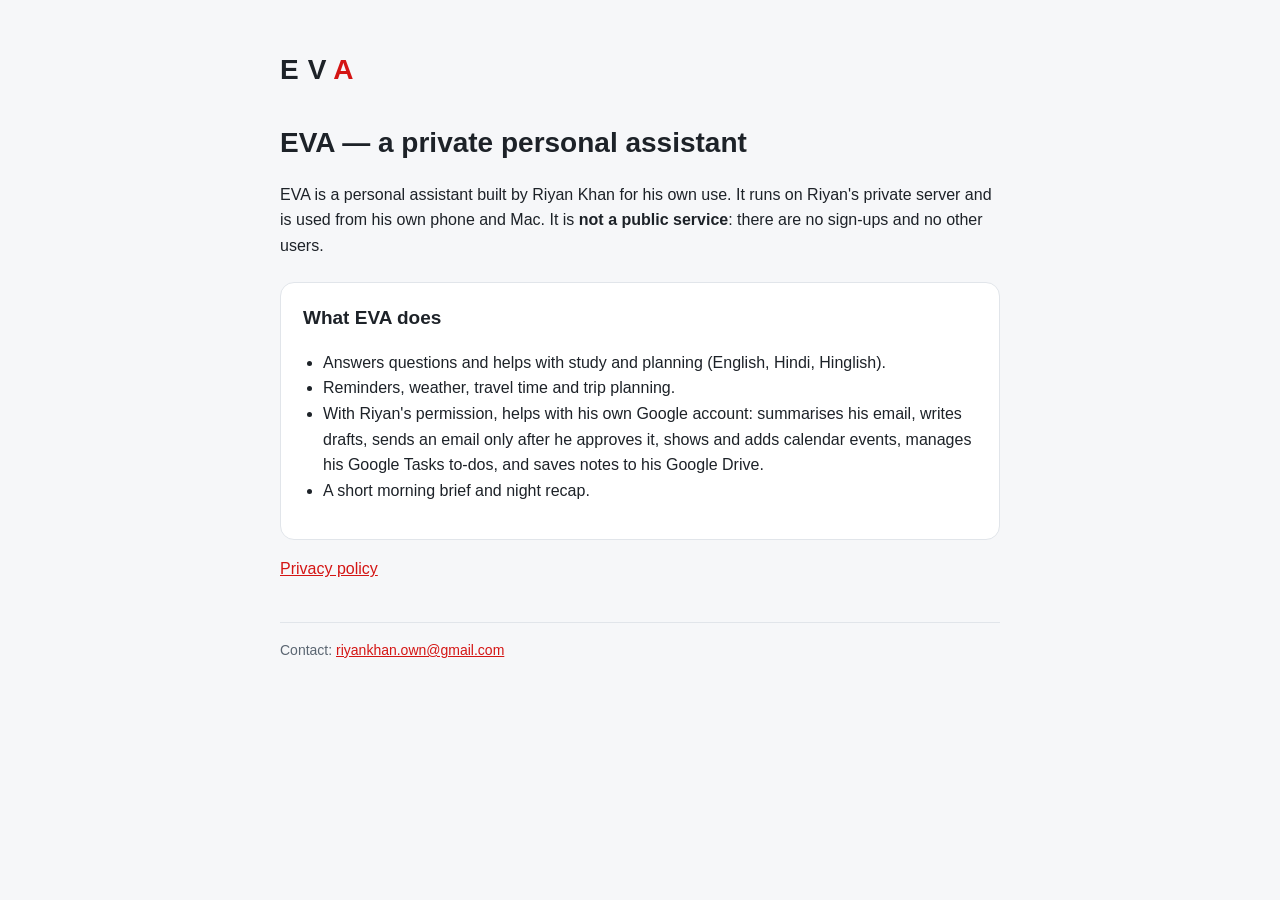
<file: index.html>
<!doctype html>
<html lang="en">
<head>
<meta charset="utf-8">
<meta name="viewport" content="width=device-width, initial-scale=1">
<title>EVA — personal assistant</title>
<meta name="description" content="EVA is Riyan Khan's private, single-user personal assistant.">
<link rel="stylesheet" href="style.css">
</head>
<body>
<main>
  <div class="logo">EV<span>A</span></div>
  <h1>EVA — a private personal assistant</h1>
  <p>EVA is a personal assistant built by Riyan Khan for his own use. It runs on Riyan's private server and is
  used from his own phone and Mac. It is <strong>not a public service</strong>: there are no sign-ups and no other
  users.</p>

  <div class="card">
    <h2 style="margin-top:0">What EVA does</h2>
    <ul>
      <li>Answers questions and helps with study and planning (English, Hindi, Hinglish).</li>
      <li>Reminders, weather, travel time and trip planning.</li>
      <li>With Riyan's permission, helps with his own Google account: summarises his email, writes drafts,
        sends an email only after he approves it, shows and adds calendar events, manages his Google Tasks
        to-dos, and saves notes to his Google Drive.</li>
      <li>A short morning brief and night recap.</li>
    </ul>
  </div>

  <p><a href="privacy.html">Privacy policy</a></p>

  <footer class="muted">Contact: <a href="mailto:riyankhan.own@gmail.com">riyankhan.own@gmail.com</a></footer>
</main>
</body>
</html>
</file>
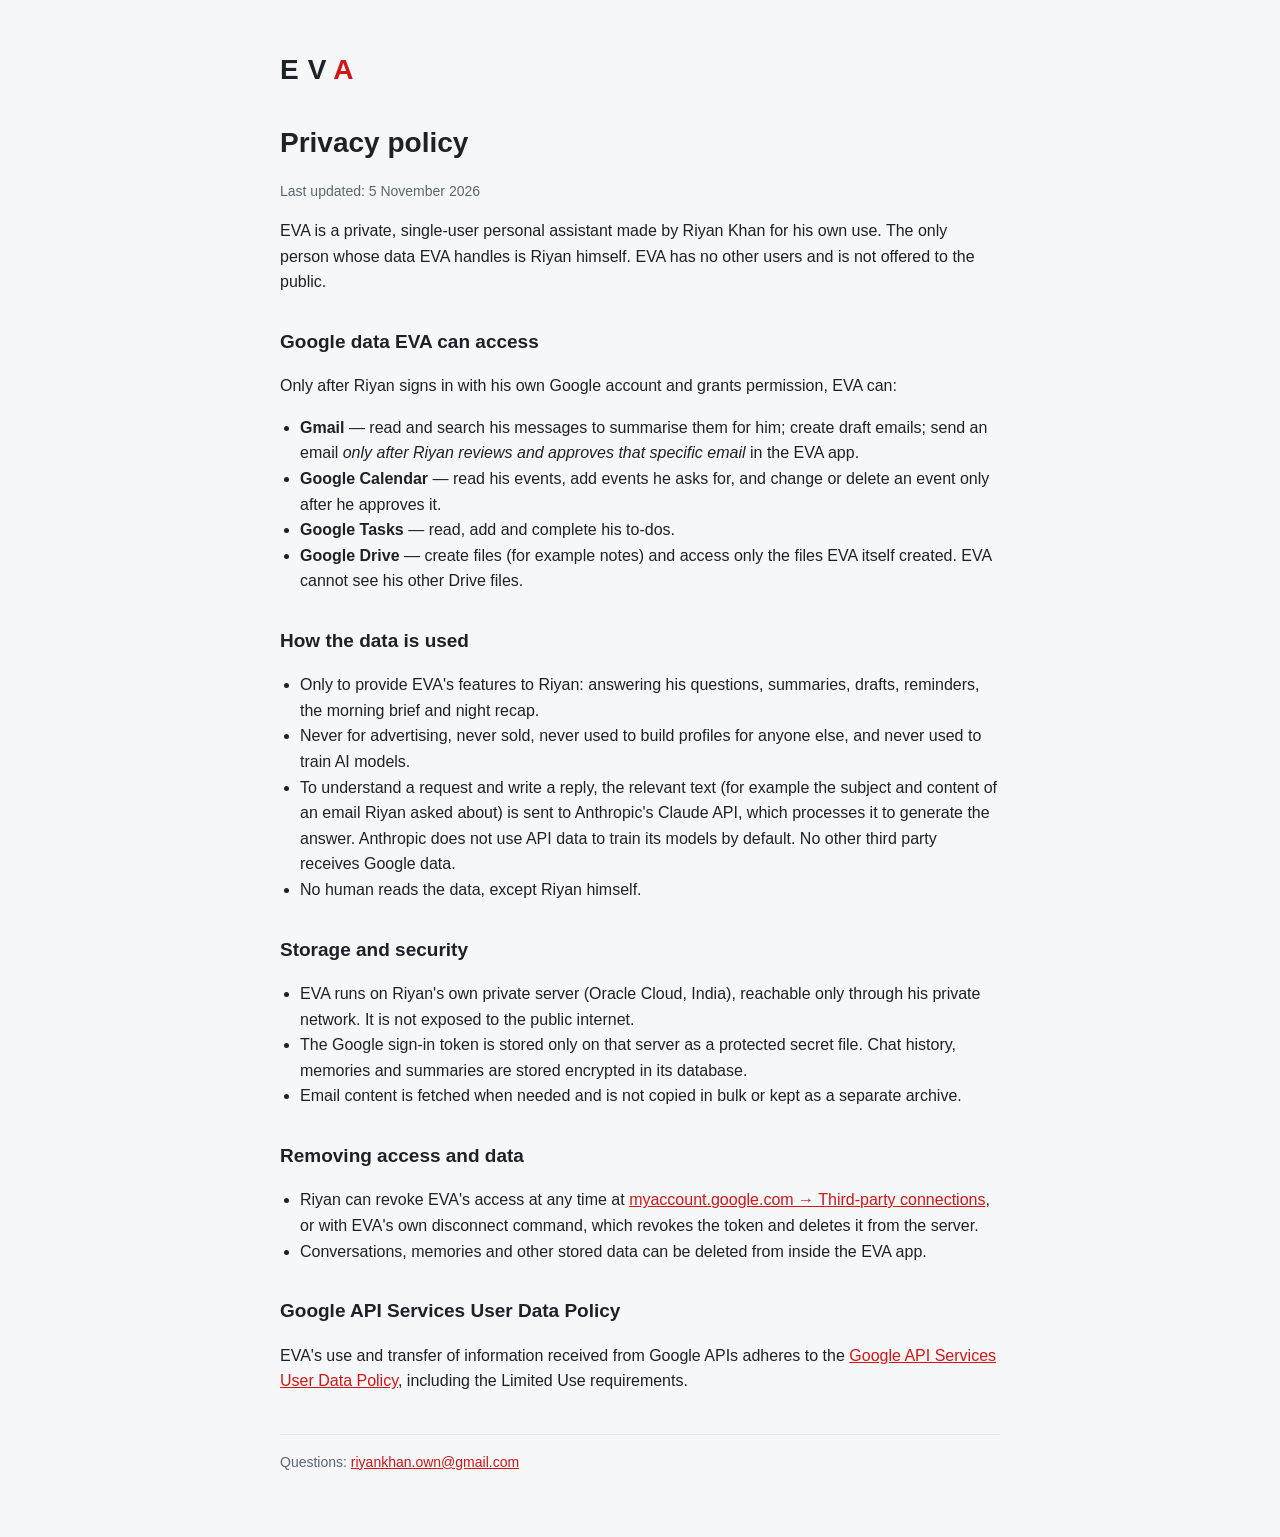
<file: privacy.html>
<!doctype html>
<html lang="en">
<head>
<meta charset="utf-8">
<meta name="viewport" content="width=device-width, initial-scale=1">
<title>EVA — privacy policy</title>
<link rel="stylesheet" href="style.css">
</head>
<body>
<main>
  <div class="logo"><a href="index.html" style="color:inherit;text-decoration:none">EV<span>A</span></a></div>
  <h1>Privacy policy</h1>
  <p class="muted">Last updated: 5 November 2026</p>

  <p>EVA is a private, single-user personal assistant made by Riyan Khan for his own use. The only person whose
  data EVA handles is Riyan himself. EVA has no other users and is not offered to the public.</p>

  <h2>Google data EVA can access</h2>
  <p>Only after Riyan signs in with his own Google account and grants permission, EVA can:</p>
  <ul>
    <li><strong>Gmail</strong> — read and search his messages to summarise them for him; create draft emails;
      send an email <em>only after Riyan reviews and approves that specific email</em> in the EVA app.</li>
    <li><strong>Google Calendar</strong> — read his events, add events he asks for, and change or delete an event
      only after he approves it.</li>
    <li><strong>Google Tasks</strong> — read, add and complete his to-dos.</li>
    <li><strong>Google Drive</strong> — create files (for example notes) and access only the files EVA itself
      created. EVA cannot see his other Drive files.</li>
  </ul>

  <h2>How the data is used</h2>
  <ul>
    <li>Only to provide EVA's features to Riyan: answering his questions, summaries, drafts, reminders,
      the morning brief and night recap.</li>
    <li>Never for advertising, never sold, never used to build profiles for anyone else, and never used to train
      AI models.</li>
    <li>To understand a request and write a reply, the relevant text (for example the subject and content of an
      email Riyan asked about) is sent to Anthropic's Claude API, which processes it to generate the answer.
      Anthropic does not use API data to train its models by default. No other third party receives Google data.</li>
    <li>No human reads the data, except Riyan himself.</li>
  </ul>

  <h2>Storage and security</h2>
  <ul>
    <li>EVA runs on Riyan's own private server (Oracle Cloud, India), reachable only through his private
      network. It is not exposed to the public internet.</li>
    <li>The Google sign-in token is stored only on that server as a protected secret file. Chat history, memories
      and summaries are stored encrypted in its database.</li>
    <li>Email content is fetched when needed and is not copied in bulk or kept as a separate archive.</li>
  </ul>

  <h2>Removing access and data</h2>
  <ul>
    <li>Riyan can revoke EVA's access at any time at
      <a href="https://myaccount.google.com/connections">myaccount.google.com → Third-party connections</a>,
      or with EVA's own disconnect command, which revokes the token and deletes it from the server.</li>
    <li>Conversations, memories and other stored data can be deleted from inside the EVA app.</li>
  </ul>

  <h2>Google API Services User Data Policy</h2>
  <p>EVA's use and transfer of information received from Google APIs adheres to the
  <a href="https://developers.google.com/terms/api-services-user-data-policy">Google API Services User Data
  Policy</a>, including the Limited Use requirements.</p>

  <footer class="muted">Questions: <a href="mailto:riyankhan.own@gmail.com">riyankhan.own@gmail.com</a></footer>
</main>
</body>
</html>
</file>
<file: style.css>
:root{--bg:#f6f7f9;--card:#fff;--text:#1d2228;--muted:#5b6672;--line:#e1e5ea;--accent:#d41514}
@media (prefers-color-scheme:dark){:root{--bg:#0b0b0c;--card:#141416;--text:#e8e8ea;--muted:#9a9aa3;--line:#26262a}}
*{box-sizing:border-box}body{margin:0;background:var(--bg);color:var(--text);font:16px/1.6 -apple-system,BlinkMacSystemFont,"Segoe UI",Roboto,sans-serif}
main{max-width:760px;margin:0 auto;padding:48px 20px 64px}
.logo{font-weight:800;letter-spacing:.32em;font-size:28px}.logo span{color:var(--accent)}
h1{font-size:28px;margin:28px 0 8px}h2{font-size:19px;margin:32px 0 6px}
p,li{color:var(--text)}.muted{color:var(--muted);font-size:14px}
.card{background:var(--card);border:1px solid var(--line);border-radius:14px;padding:20px 22px;margin-top:24px}
a{color:var(--accent)}ul{padding-left:20px}footer{margin-top:40px;border-top:1px solid var(--line);padding-top:16px}
</file>
